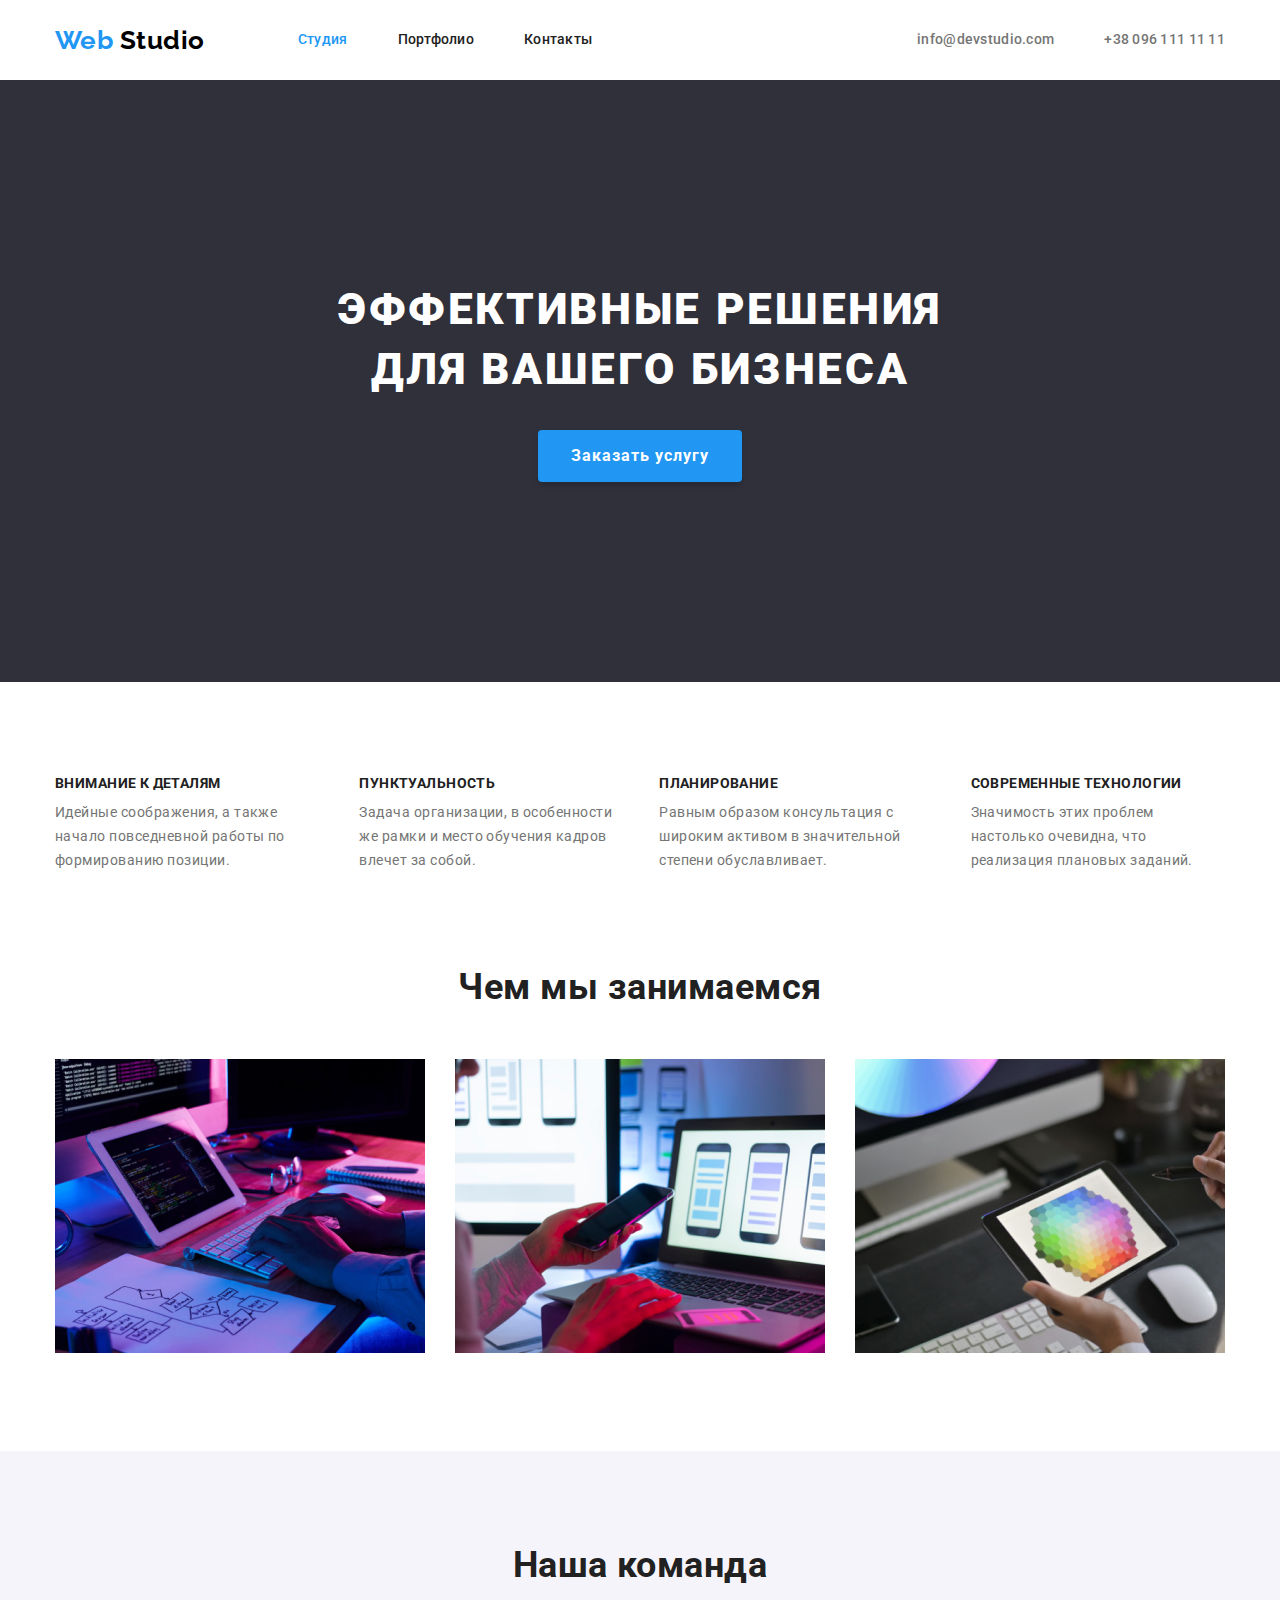
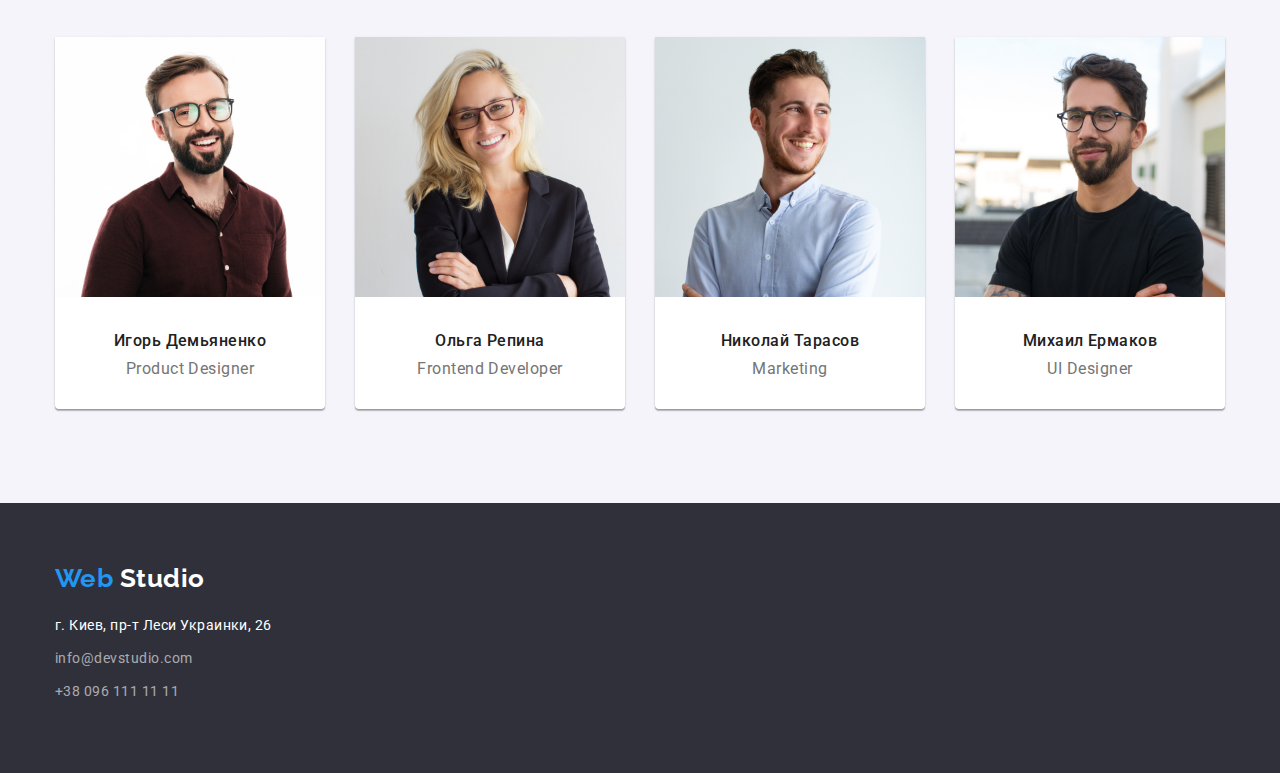
<file: index.html>
<!DOCTYPE html>
<html lang="ru">
  <head>
    <meta charset="UTF-8" />
    <meta name="viewport" content="width=device-width, initial-scale=1.0" />
    <title>Document</title>
    <link href="https://fonts.googleapis.com/css2?family=Raleway:wght@700&family=Roboto:wght@400;500;700;900&display=swap"
      rel="stylesheet">
    <link rel="stylesheet" href="https://cdnjs.cloudflare.com/ajax/libs/modern-normalize/1.0.0/modern-normalize.min.css" />
    <link rel="stylesheet" href="./CSS/styles.CSS">
  </head>
  <body class="page">
    <header class="header">
      <div class="header-container">
        <nav class="nav">
          <a href="./index.html "class="logo-header"> <span class="logo-top">Web</span> Studio</a>
          <ul class="site-nav">
            <li class="item"><a href="./index.html" class="nav-link current">Студия</a></li>
            <li class="item"><a href="./portfolio.html" class="nav-link">Портфолио</a></li>
            <li class="item"><a href="#contacts" class="nav-link">Контакты</a></li>
          </ul>
        </nav>
        <ul class="contact-link">
          <li class="item"><a href="mailto:info@devstudio.com" class="link">info@devstudio.com</a></li>
          <li class="item"><a href="tel:+380961111111" class="link">+38 096 111 11 11</a></li>
        </ul>
      </div>
    </header>
    <main>
      <section class="hero">
        <div class="container">
          <h1 class="hero-title">Эффективные решения<br/>
           для вашего бизнеса
          </h1>
          <a class="hero-button" href ="#">Заказать услугу</a>
        </div>
      </section>

      <section class="section-advantages">
        <div class="container">
        <ul class="feature-list">
          <li class="list">
            <h3 class="advantages">Внимание к деталям</h3>
            <p class="description">
              Идейные соображения, а также начало повседневной работы по
              формированию позиции.
            </p>
          </li>
          <li class="list">
            <h3 class="advantages">Пунктуальность</h3>
            <p class="description">
              Задача организации, в особенности же рамки и место обучения кадров
              влечет за собой.
            </p>
          </li>
          <li class="list">
            <h3 class="advantages">Планирование</h3>
            <p class="description">
              Равным образом консультация с широким активом в значительной
              степени обуславливает.
            </p>
          </li>
          <li class="list">
            <h3 class="advantages">Современные технологии</h3>
            <p class="description">
              Значимость этих проблем настолько очевидна, что реализация
              плановых заданий.
            </p>
          </li>
        </ul>
        </div>
      </section>
      <section class="what-we-do">
        <div class="container">
          <h2 class="our-work">Чем мы занимаемся</h2>
          <ul class="what-we-do-list">
            <li class="do-list"><img src="images/box1.jpg" alt="" width="370" /></li>
            <li class="do-list"><img src="images/box2.jpg" alt="" width="370" /></li>
            <li class="do-list"><img src="images/box3.jpg" alt="" width="370" /></li>
          </ul>
        </div>
      </section>
      <section class="section">
        <div class="container">
          <h2 class="our-team">Наша команда</h2>
          <ul class="team-list">
            <li class="list-item">
              <img src="images/img1.jpg" alt="" width="270" />
              <h2 class="name">Игорь Демьяненко</h2>
              <p lang="en" class="occupation">Product Designer</p>
            </li>
            <li class="list-item">
              <img src="images/img2.jpg" alt="" width="270" />
              <h2 class="name">Ольга Репина</h2>
              <p lang="en" class="occupation">Frontend Developer</p>
            </li>
            <li class="list-item">
              <img src="images/img3.jpg" alt="" width="270" />
              <h2 class="name">Николай Тарасов</h2>
              <p lang="en" class="occupation" >Marketing</p>
            </li>
            <li class="list-item">
              <img src="images/img4.jpg" alt="" width="270" />
              <h2 class="name">Михаил Ермаков</h2>
              <p lang="en" class="occupation">UI Designer</p>
            </li>
          </ul>
        </div>
      </section>
    </main>
    <footer class="footer">
      <div class="container">
        <a href="./index.html" class="logo-footer"> <span class="logo-top">Web</span> Studio</a>
        <address id="contacts">
          <ul class="contacts">
            <li class="contacts-list">
              <a class="location"
                href="https://goo.gl/maps/aVtXi99z7HmTE2qQ6"
                target="_blank"
                rel="noopener noreferer"
                >г. Киев, пр-т Леси Украинки, 26
              </a>
            </li>
            <li class="contacts-list"><a href="mailto:info@devstudio.com"class="link">info@devstudio.com</a></li>
            <li class="contacts-list"><a href="tel:+380961111111"class="link">+38 096 111 11 11</a></li>
          </ul>
          </div>
        </address>
    </footer>
  </body>
</html>
</file>
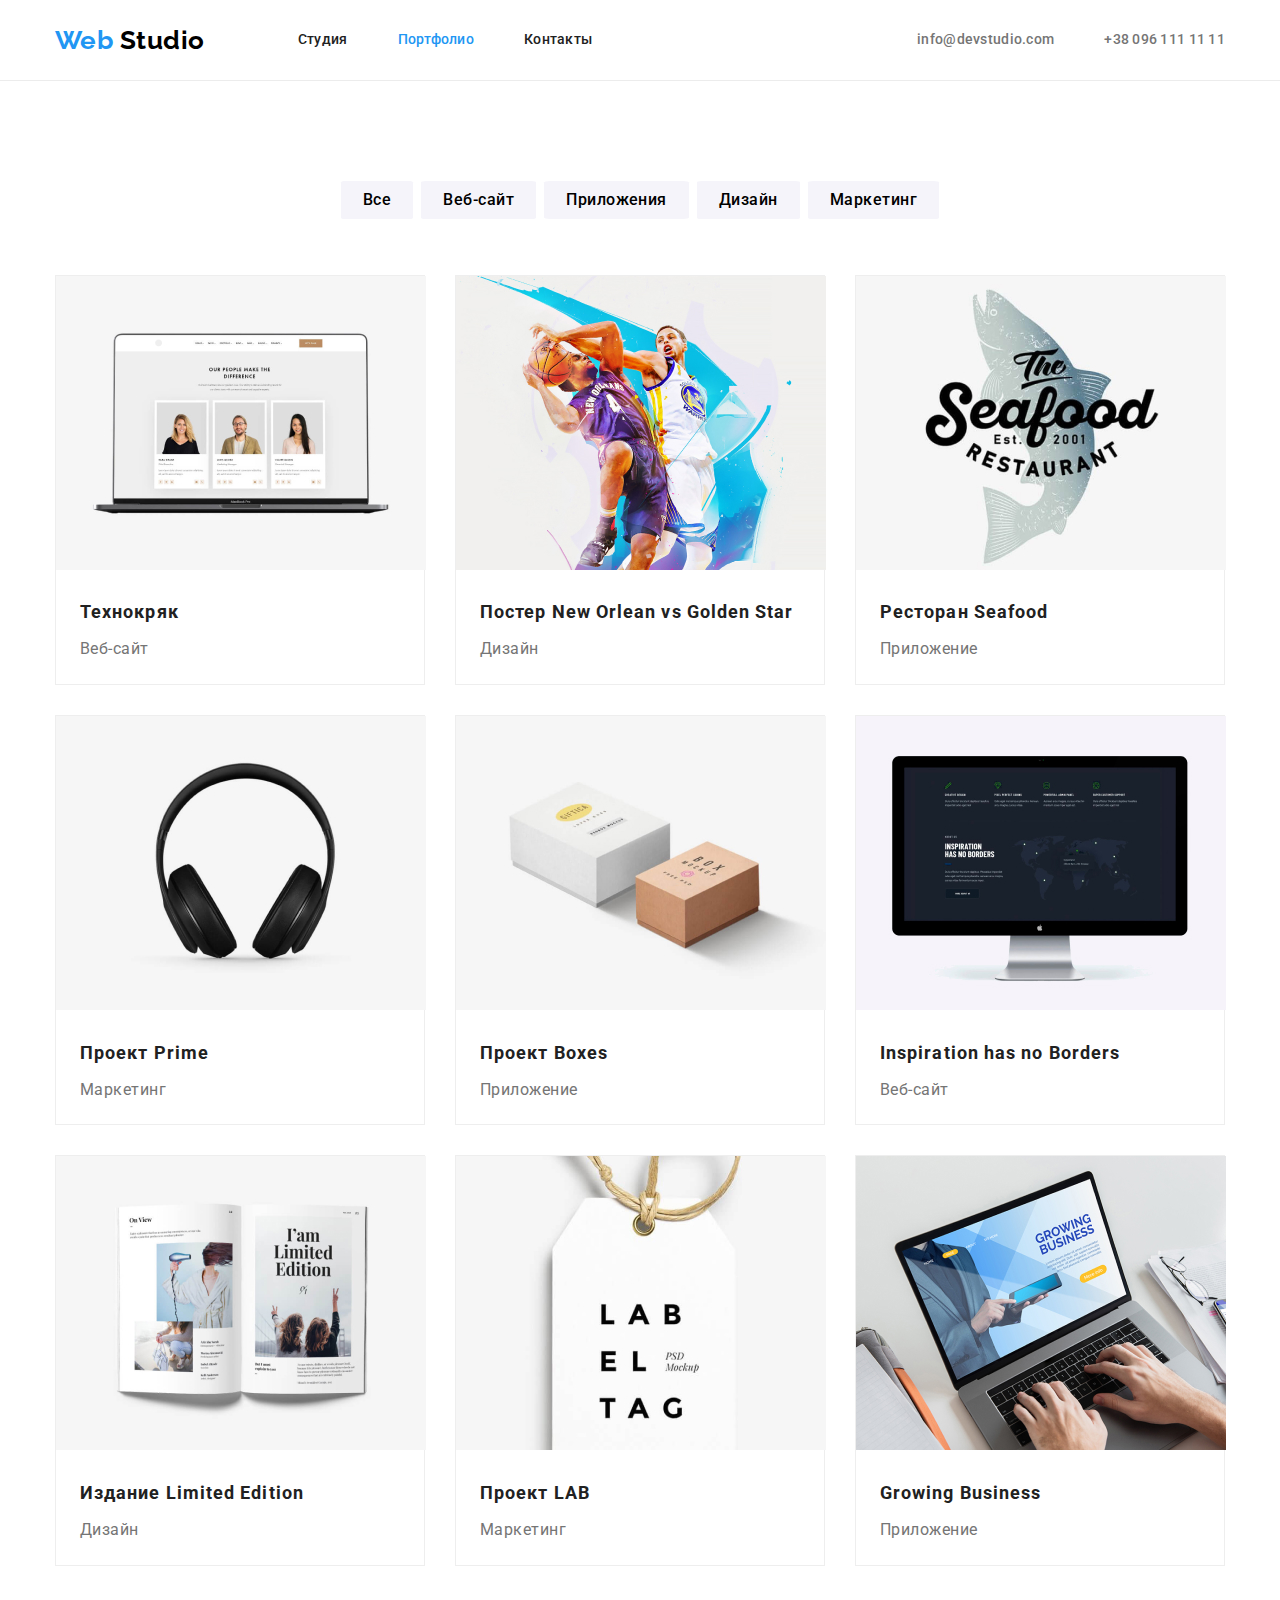
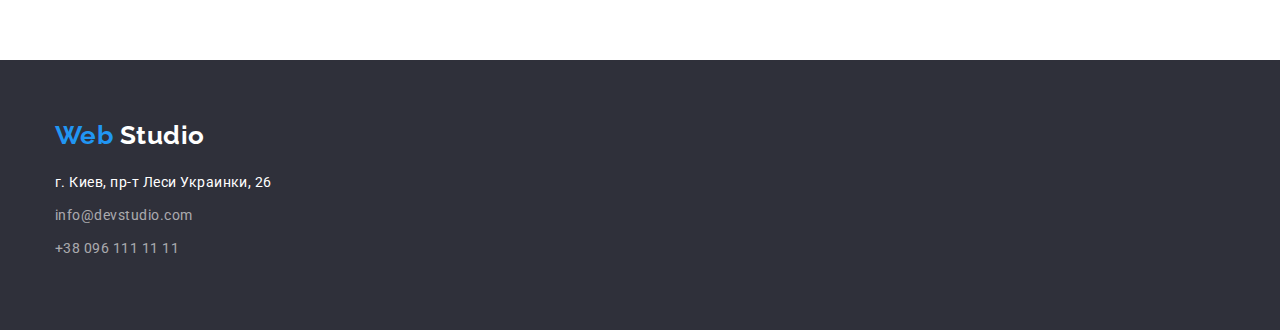
<file: portfolio.html>
<!DOCTYPE html>
<html lang="en">
<head>
    <meta charset="UTF-8">
    <meta name="viewport" content="width=device-width, initial-scale=1.0">
    <title>Document</title>
    <link href="https://fonts.googleapis.com/css2?family=Raleway:wght@700&family=Roboto:wght@400;500;700;900&display=swap"
        rel="stylesheet">
    <link rel="stylesheet" href="https://cdnjs.cloudflare.com/ajax/libs/modern-normalize/1.0.0/modern-normalize.min.css" />
    <link rel="stylesheet" href="./CSS/styles.CSS">
</head>
<body class="page">
    <header class="header">
        <div class="header-container">
            <nav class="nav">
                <a href="./index.html " class="logo-header"> <span class="logo-top">Web</span> Studio</a>
                <ul class="site-nav">
                    <li class="item"><a href="./index.html" class="nav-link ">Студия</a></li>
                    <li class="item"><a href="./portfolio.html" class="nav-link current">Портфолио</a></li>
                    <li class="item"><a href="#contacts" class="nav-link">Контакты</a></li>
                </ul>
            </nav>
            <ul class="contact-link">
                <li class="item"><a href="mailto:info@devstudio.com" class="link">info@devstudio.com</a></li>
                <li class="item"><a href="tel:+380961111111" class="link">+38 096 111 11 11</a></li>
            </ul>
        </div>
    </header>
    <main>
        <section class="portfolio">
            <div class="container">
                <h1 class="portfolio-title">Наше портфолио</h1>
                <ul class="portfolio-nav-list">
                    <li class="list-btn">
                        <button class="portfolio-btn" type="button">Все</button>
                    </li>
                    <li class="list-btn">
                        <button class="portfolio-btn" type="button">Веб-сайт</button>
                    </li>
                    <li class="list-btn">
                        <button class="portfolio-btn" type="button">Приложения</button>
                    </li>
                    <li class="list-btn">
                        <button class="portfolio-btn" type="button">Дизайн</button>
                    </li>
                    <li class="list-btn">
                        <button class="portfolio-btn" type="button">Маркетинг</button>
                    </li>
                </ul>
            
                <ul class="work-examples">
                    <li class="item-work" >
                        <img src="images/project1.jpg" alt="" width="370" />
                        <div class="option-container">
                            <h3 class="option-name">Технокряк</h3>
                            <p class="option">Веб-сайт</p>
                        </div>
                    </li>
                
                    <li class="item-work" >
                        <img src="images/project2.jpg" alt="" width="370" />
                        <div class="option-container">
                            <h3 class="option-name">Постер New Orlean vs Golden Star</h3>
                            <p class="option">Дизайн</p>
                        </div>
                    </li>
                
                    <li class="item-work" >
                        <img src="images/project3.jpg" alt="" width="370" />
                        <div class="option-container">
                            <h3 class="option-name">Ресторан Seafood</h3>
                            <p class="option"> Приложение</p>
                        </div>
                    </li>
                
                    <li class="item-work" >
                        <img src="images/project4.jpg" alt="" width="370" />
                        <div class="option-container">
                            <h3 class="option-name">Проект Prime</h3>
                            <p class="option">Маркетинг</p>
                        </div>
                    </li>
                
                    <li class="item-work" >
                        <img src="images/project5.jpg" alt="" width="370" />
                        <div class="option-container">
                            <h3 class="option-name">Проект Boxes</h3>
                            <p class="option">Приложение</p>
                        </div>
                    </li>
                
                    <li class="item-work" >
                        <img src="images/project6.jpg" alt="" width="370" />
                        <div class="option-container">
                            <h3 class="option-name">Inspiration has no Borders</h3>
                            <p class="option">Веб-сайт</p>
                        </div>
                    </li>
                
                    <li class="item-work" >
                        <img src="images/project7.jpg" alt="" width="370" />
                        <div class="option-container">
                            <h3 class="option-name">Издание Limited Edition</h3>
                            <p class="option">Дизайн</p>
                        </div>
                    </li>
            
                    <li class="item-work" >
                        <img src="images/project8.jpg" alt="" width="370" />
                        <div class="option-container">
                            <h3 class="option-name">Проект LAB</h3>
                            <p class="option">Маркетинг</p>
                        </div>
                    </li>
            
                    <li class="item-work" >
                        <img src="images/project9.jpg" alt="" width="370" />
                        <div class="option-container">
                            <h3 class="option-name">Growing Business</h3>
                            <p class="option">Приложение</p>
                        </div>
                    </li>
                </ul>
            </div>

        </section>
    </main>
    <footer class="footer">
        <div class="container">
            <a href="./index.html" class="logo-footer"> <span class="logo-top">Web</span> Studio</a>
            <address id="contacts">
                <ul class="contacts">
                    <li class="contacts-list">
                        <a class="location" href="https://goo.gl/maps/aVtXi99z7HmTE2qQ6" target="_blank"
                            rel="noopener noreferer">г. Киев, пр-т Леси Украинки, 26
                        </a>
                    </li>
                    <li class="contacts-list"><a href="mailto:info@devstudio.com" class="link">info@devstudio.com</a></li>
                    <li class="contacts-list"><a href="tel:+380961111111" class="link">+38 096 111 11 11</a></li>
                </ul>
        </div>
        </address>
    </footer>
    
</body>
</html>
</file>
<file: CSS/styles.CSS>
/* цвет основного текста #212121*/
/* вторичный цвет #757575 */
/*белый #FFFFFF*/
/*акцент #2196F3; #000000; rgba(255, 255, 255, 0.6);*/
/* основной цвет фона #e5e5e5*/
/* вторичный цвет фона #2F303A; #F5F4FA; #FFFFFF */
/* body */
:root {
  --primary-text-color: #212121;
  --title-text-color: #757575;
  --accent-text-first: #2196f3;
  --accent-text-second: #000000;
  --accent-text-third: rgba(255, 255, 255, 0.6);
  --primari-background-color: #e5e5e5;
  --title-background-color: #2f303a;
  --accent-background-color: #f5f4fa;
  --wite: #ffffff;
}
html {
  box-sizing: border-box;
}

*,
*::before,
*::after {
  box-sizing: inherit;
}
h1,
h2,
h3,
h4,
h5,
h6 {
  color: var(--primary-text-color);
  font-weight: 700;
  margin-top: 0;
  margin-bottom: 0;
}

a {
  text-decoration: none;
}
ul {
  list-style: none;
  padding: 0;
  padding-inline-start: 0px;
  margin-top: 0px;
  margin-bottom: 0px;
}

li {
  padding-inline-start: 0px;
  list-style-type: none;
}

p {
  margin-top: 0;
  margin-bottom: 0;
}

/* body */

.page {
  background-color: var(--wite);
  color: var(--primary-text-color);
  font-family: Roboto, sans-serif;
  letter-spacing: 0.03em;
}

/* header */

.header {
  background-color: var(--wite);
}
.header-container,
.container {
  margin-left: auto;
  margin-right: auto;
  width: 1200px;
  padding-left: 15px;
  padding-right: 15px;
}
.header-container {
  display: flex;
  align-items: center;
}

.nav {
  display: flex;
  align-items: center;
}
/* logo header */

.logo-header {
  display: inline-block;
  color: var(--accent-text-second);
  font-family: Raleway, sans-serif;
  font-weight: 700;
  font-size: 26px;
  line-height: 1.19;
  text-decoration: none;
}
.logo-top {
  color: var(--accent-text-first);
}
.site-nav,
.contact-link {
  font-family: Roboto;
  font-weight: 500;
  font-size: 14px;
  line-height: 1.14;
  letter-spacing: 0.02em;
}

.site-nav {
  display: flex;
  margin-left: 93px;
}
.site-nav .item {
}
.site-nav .item + .item {
  margin-left: 50px;
}
.site-nav a:hover,
.site-nav a:focus {
  color: var(--accent-text-first);
}

.nav-link {
  color: var(--primary-text-color);
  padding-top: 32px;
  padding-bottom: 32px;
  display: block;
}

.nav-link.current {
  color: var(--accent-text-first);
}
.contact-link {
  display: flex;
  margin-left: auto;
}
.contact-link .item + .item {
  margin-left: 50px;
}
.contact-link .link {
  color: var(--title-text-color);
  text-decoration: none;
}
.contact-link a:hover,
.contact-link a:focus {
  color: var(--accent-text-first);
}
/* hero */
.hero,
.footer {
  background-color: var(--title-background-color);
}
.hero {
  margin-top: 0px;
  text-align: center;
}
.hero-title,
.hero-button {
  color: var(--wite);
  text-align: center;
}
.hero-title {
  font-family: Roboto;
  font-weight: 900;
  font-size: 44px;
  line-height: 1.36;
  letter-spacing: 0.06em;
  text-transform: uppercase;
  margin-bottom: 30px;
  padding-top: 200px;
}
.hero-button {
  display: inline-block;
  background-color: var(--accent-text-first);
  font-family: Roboto;
  font-weight: 700;
  font-size: 16px;
  line-height: 1.87;
  letter-spacing: 0.06em;
  min-width: 200px;
  padding: 10px 32px;
  margin-bottom: 200px;
  border: 1px solid transparent;
  box-shadow: 0px 4px 4px rgba(0, 0, 0, 0.15);
  border-radius: 4px;
}
.hero-button:hover,
.hero-button:focus {
}
/* section */

/* section advantages */
.section-advantages{
  padding-top: 94px;
  padding-bottom: 94px;
}
p {
  color: var(--title-text-color);
}
.feature-list {
  display: flex;
}
.list {
  margin-right: 30px;
}
.list:last-child {
  margin-right: 0px;
}
.advantages {
  font-family: Roboto;
  font-weight: 700;
  font-size: 14px;
  line-height: 1.14;
  letter-spacing: 0.03em;
  text-transform: uppercase;
  margin-top: 0;
  margin-bottom: 10px;
}
.description {
  font-family: Roboto;
  font-weight: 400;
  font-size: 14px;
  line-height: 1.71;
  margin-top: 0;
  margin-bottom: 0;
}
/* section what-we-do */
.what-we-do{
  padding-bottom: 94px ;
}
.what-we-do-list {
  display: flex;
}
.do-list {
  margin-right: 30px;
}
.do-list:last-child {
  margin-right: 0px;
}
/* our-team */
.section {
  background-color: var(--accent-background-color);
  padding-top: 94px;
  padding-bottom: 94px;
}
.our-work,
.our-team {
  font-family: Roboto;
  font-weight: 700;
  font-size: 36px;
  line-height: 1.16;
  text-align: center;
  margin-bottom: 50px;
}

.team-list {
  display: flex;
}
.list-item {
  margin-right: 30px;
  text-align: center;
  background-color: var(--wite);
  box-shadow: 0px 1px 3px rgba(0, 0, 0, 0.12), 0px 1px 1px rgba(0, 0, 0, 0.14),
    0px 2px 1px rgba(0, 0, 0, 0.2);
  border-radius: 0px 0px 4px 4px;
}
.team-list:last-child {
  margin-right: 0px;
}
.name {
  font-family: Roboto;
  font-weight: 500;
  font-size: 16px;
  line-height: 1.18;
  padding-top: 30px;
  margin-bottom: 10px;

}
.occupation {
  font-family: Roboto;
  font-weight: 400;
  font-size: 16px;
  line-height: 1.18;
  margin-bottom: 30px;
}

/* footer */
.footer{
  padding-top: 60px;
  padding-bottom: 60px;
}
.logo-footer,
.location {
  color: var(--wite);
  text-decoration: none;
}
.logo-footer {
  font-family: Raleway;
  font-weight: 700;
  font-size: 26px;
  line-height: 1.19;
  display: block;
  margin-bottom: 20px;
}
.contacts-list {
  margin-bottom: 9px;
}
.contacts:last-child {
  margin-bottom: 0px;
}
.contacts {
  font-family: Roboto;
  font-style: normal;
  font-weight: 400;
  font-size: 14px;
  line-height: 1.71;
}
.link {
  color: var(--accent-text-third);
  text-decoration: none;
}
/* Портфолио */

.portfolio {
  padding-top: 100px;
  border-top: 1px solid #ececec;
}
.portfolio-title {
  display: none;
}
.portfolio-nav-list {
  display: flex;
  margin-bottom: 56px;
  justify-content: center;

}

button,
button:active,
button:focus {
  outline: none;
  border: none;
}

.portfolio-nav-list button:hover,
.portfolio-nav-list button:focus {
  background-color: var(--accent-text-first);
  color: var(--wite);
  box-shadow: 0px 3px 1px rgba(0, 0, 0, 0.1), 0px 1px 2px rgba(0, 0, 0, 0.08),
    0px 2px 2px rgba(0, 0, 0, 0.12);
  border-radius: 4px;
}
.portfolio-nav-list .list-btn + .list-btn {
  margin-left: 8px;
}

.portfolio-btn {
  font-family: Roboto, sans-serif;
  font-weight: 500;
  font-size: 16px;
  line-height: 1.62em;
  text-align: center;
  letter-spacing: 0.03em;
  background-color: var(--accent-background-color);
  padding: 6px 22px;
  border-radius: 4%;
}
/* work-examples */
.work-examples {
  display: flex;
  flex-wrap: wrap;
  mar
}
.item-work {
  width: 370px;
  margin-right: 30px;
  margin-bottom: 30px;
  background-color: var(--wite);
  border: 1px solid #eeeeee;
  box-sizing: border-box;
}
.item-work:nth-child(3n) {
  margin-right: 0px;
}
.item-work:nth-last-child(-n + 3) {
  margin-bottom: 94px;
}
.option-container{
  padding-top: 20px;
  padding-left: 24px;
  padding-bottom: 20px;
}

.option-name {
  font-family: Roboto;
  font-weight: 700;
  font-size: 18px;
  line-height: 2;
  letter-spacing: 0.06em;
  margin-bottom: 4px;
}
.option {
  font-family: Roboto;
  font-weight: 400;
  font-size: 16px;
  line-height: 1.87;


  color: var(--title-text-color);
}
</file>
